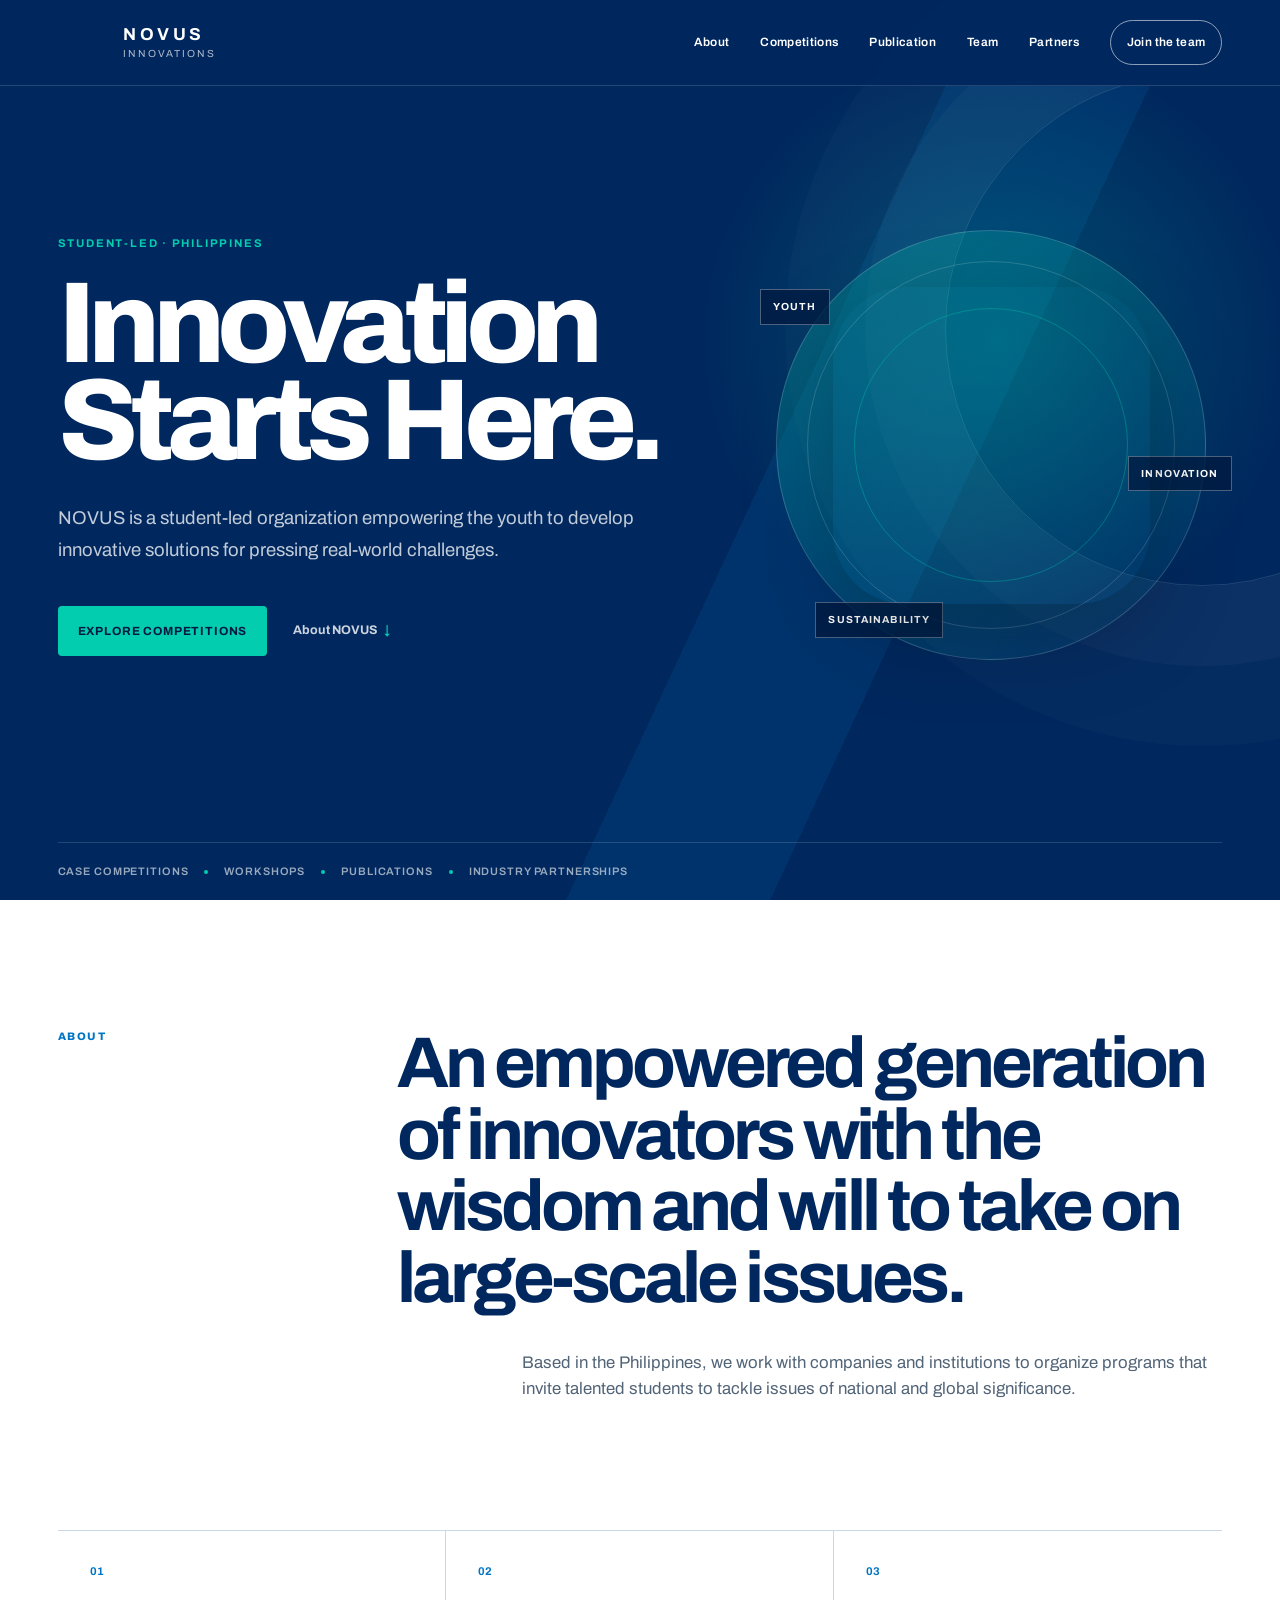
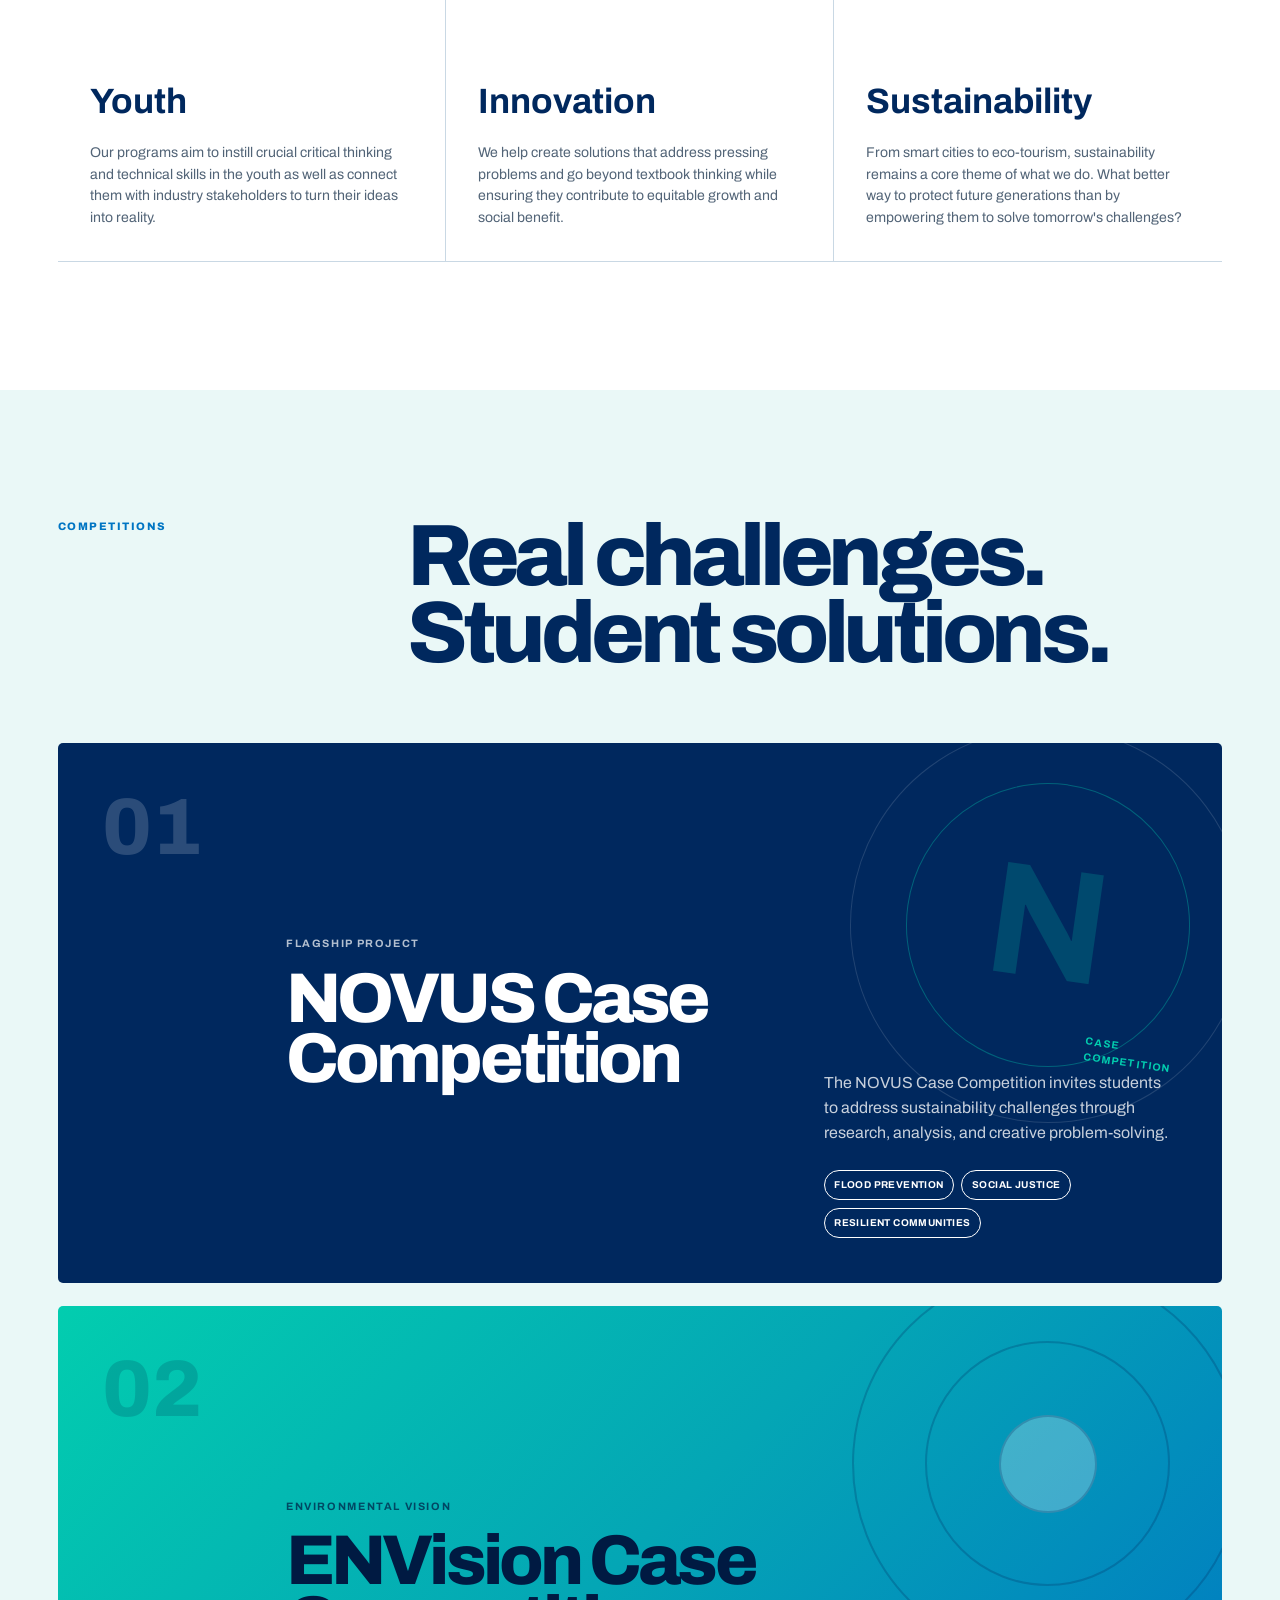
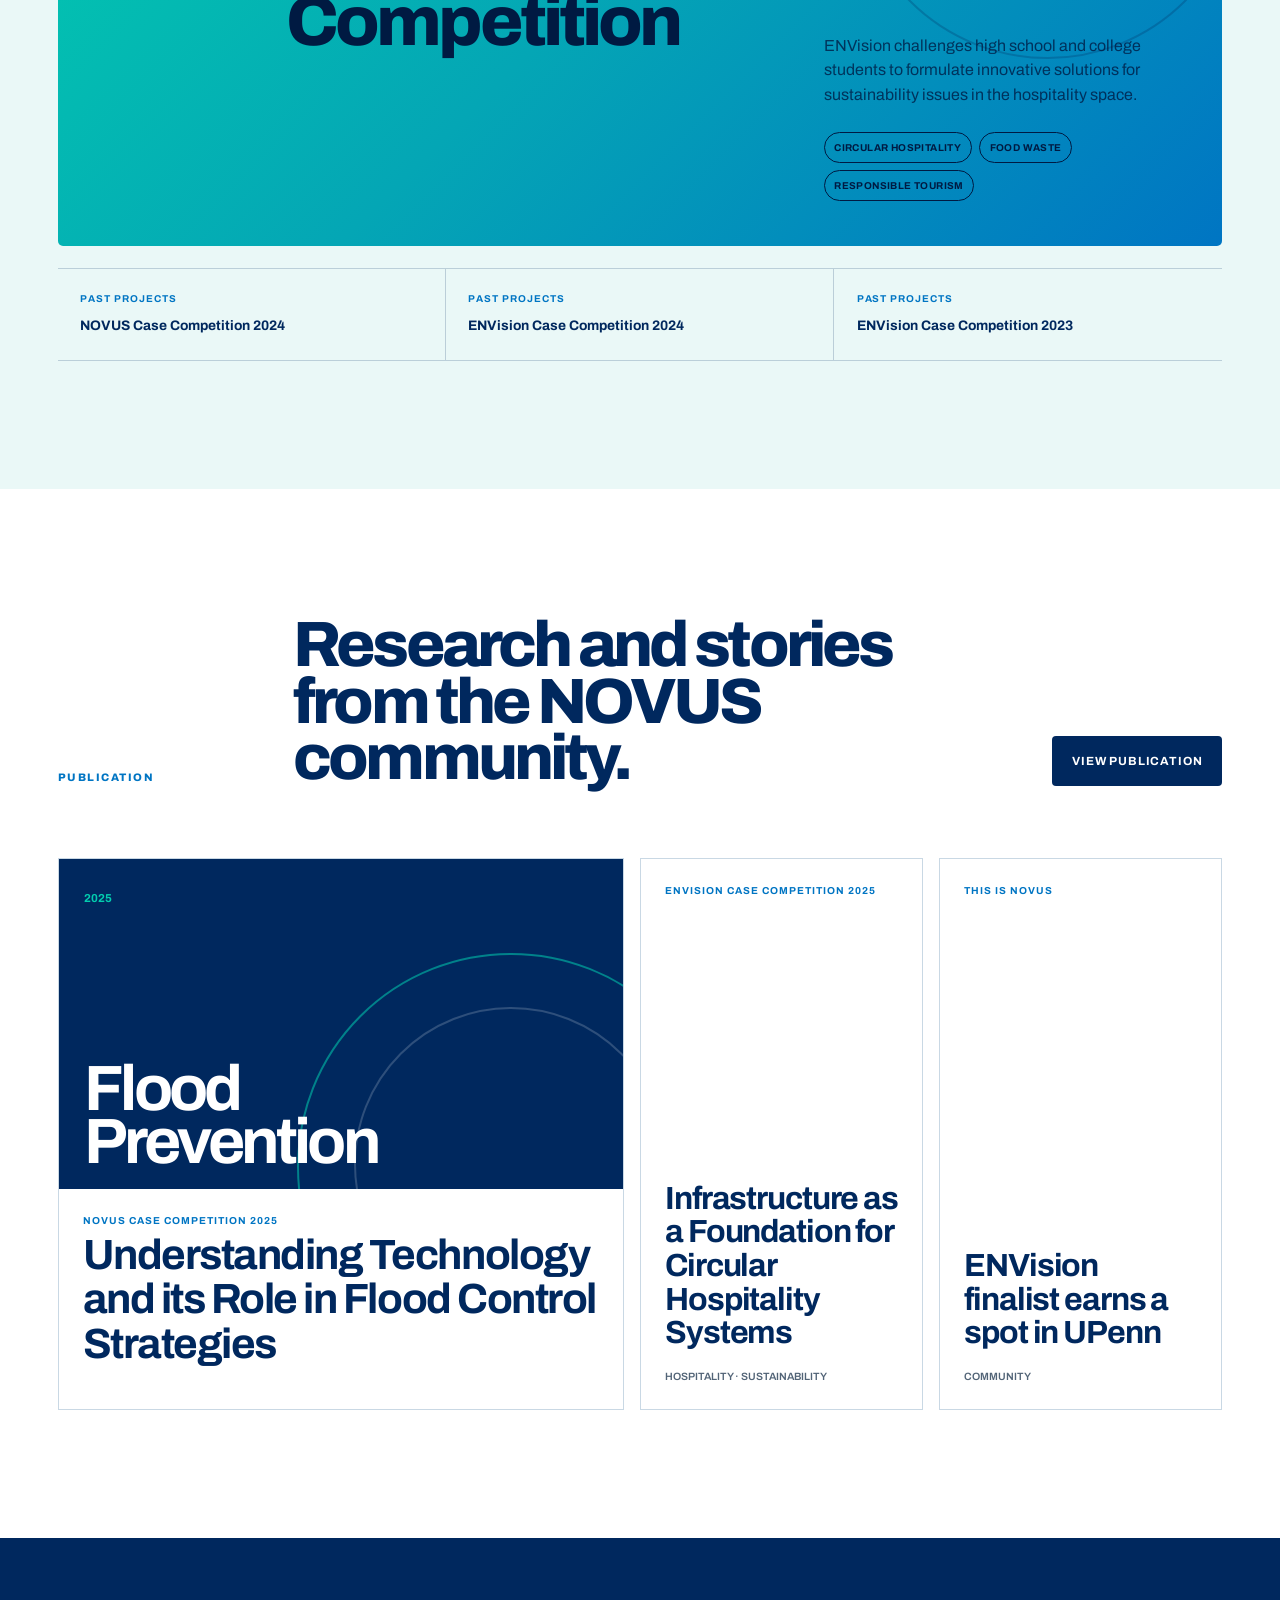
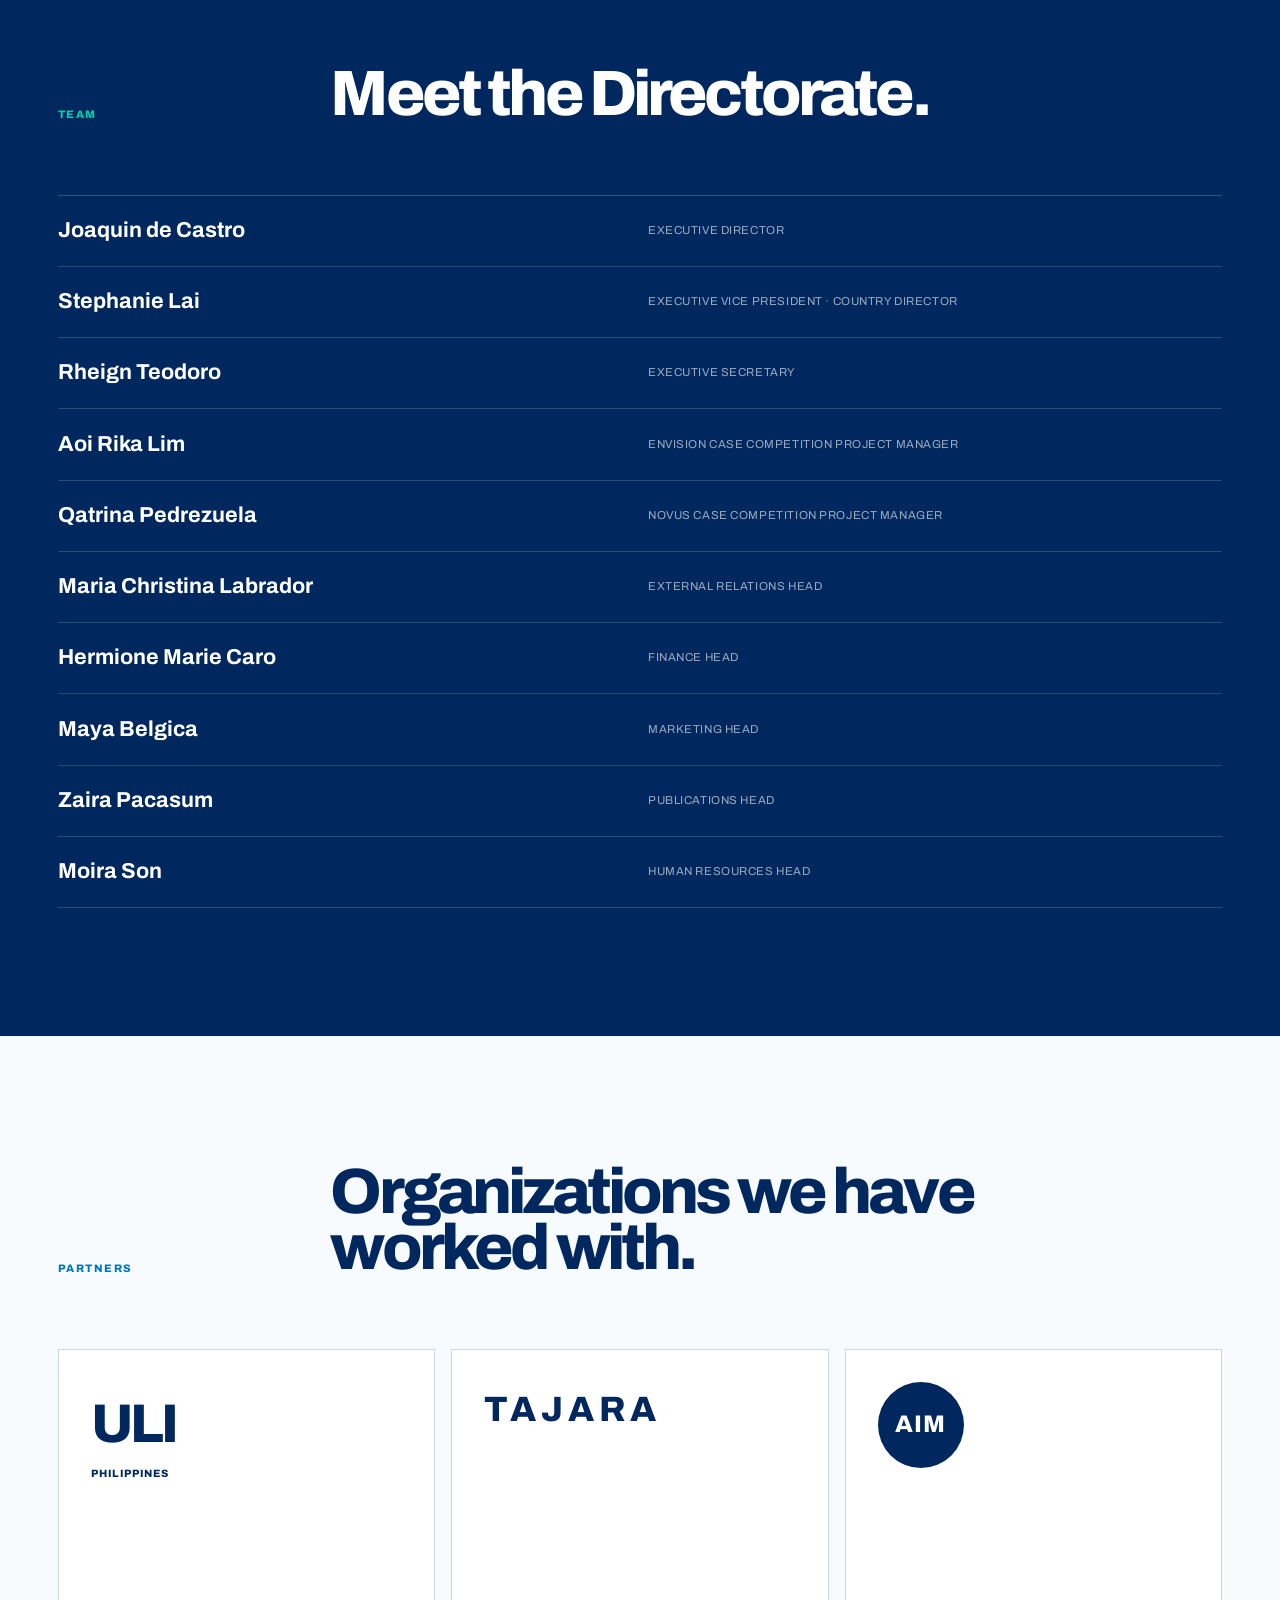
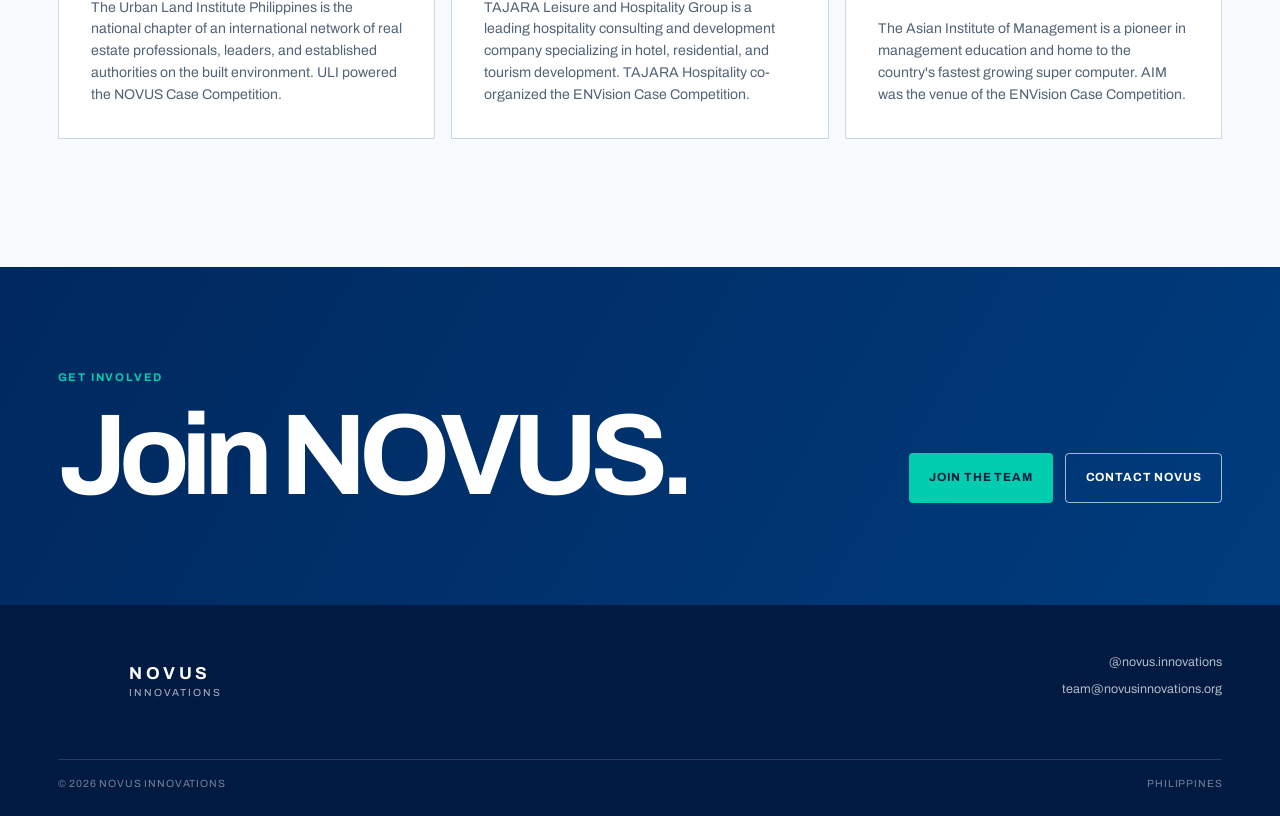
<file: index.html>
<!doctype html>
<html lang="en">
<head>
  <meta charset="utf-8">
  <meta name="viewport" content="width=device-width, initial-scale=1">
  <meta name="theme-color" content="#00285e">
  <meta name="description" content="NOVUS is a student-led organization empowering the youth to develop innovative solutions for pressing real-world challenges.">
  <meta property="og:title" content="NOVUS Innovations">
  <meta property="og:description" content="Innovation Starts Here.">
  <meta property="og:type" content="website">
  <meta property="og:url" content="https://www.novusinnovations.org/">
  <link rel="icon" href="assets/mark.svg" type="image/svg+xml">
  <link rel="preconnect" href="https://fonts.googleapis.com">
  <link rel="preconnect" href="https://fonts.gstatic.com" crossorigin>
  <link href="https://fonts.googleapis.com/css2?family=Archivo:wght@400;500;600;700;800&display=swap" rel="stylesheet">
  <link rel="stylesheet" href="styles.css">
  <title>NOVUS Innovations</title>
</head>
<body>
  <a class="skip-link" href="#main">Skip to content</a>
  <header class="site-header" data-header>
    <a class="identity" href="#top" aria-label="NOVUS Innovations home">
      <img src="assets/mark.svg" width="52" height="52" alt="NOVUS Innovations logo">
      <span><strong>NOVUS</strong><small>Innovations</small></span>
    </a>
    <button class="menu-button" type="button" aria-expanded="false" aria-controls="site-nav" data-menu>Menu</button>
    <nav id="site-nav" data-nav>
      <a href="#about">About</a>
      <a href="#competitions">Competitions</a>
      <a href="publication/">Publication</a>
      <a href="#team">Team</a>
      <a href="#partners">Partners</a>
      <a class="nav-action" href="http://join.novusinnovations.org" target="_blank" rel="noreferrer">Join the team</a>
    </nav>
  </header>

  <main id="main">
    <section class="hero" id="top">
      <div class="hero-copy">
        <p class="overline">Student-led · Philippines</p>
        <h1>Innovation<br>Starts Here.</h1>
        <p class="hero-intro">NOVUS is a student-led organization empowering the youth to develop innovative solutions for pressing real-world challenges.</p>
        <div class="hero-actions">
          <a class="button button-light" href="#competitions">Explore competitions</a>
          <a class="text-link" href="#about">About NOVUS <span>↓</span></a>
        </div>
      </div>
      <div class="hero-emblem" aria-label="NOVUS logo">
        <div class="emblem-frame"><img src="assets/mark.svg" alt="NOVUS Innovations logo"></div>
        <div class="emblem-labels" aria-hidden="true"><span>Youth</span><span>Innovation</span><span>Sustainability</span></div>
      </div>
      <div class="hero-strip" aria-hidden="true"><span>Case competitions</span><i></i><span>Workshops</span><i></i><span>Publications</span><i></i><span>Industry partnerships</span></div>
    </section>

    <section class="about section" id="about">
      <div class="section-label">About</div>
      <div class="about-copy">
        <h2>An empowered generation of innovators with the wisdom and will to take on large-scale issues.</h2>
        <p>Based in the Philippines, we work with companies and institutions to organize programs that invite talented students to tackle issues of national and global significance.</p>
      </div>
      <div class="pillars">
        <article><span>01</span><h3>Youth</h3><p>Our programs aim to instill crucial critical thinking and technical skills in the youth as well as connect them with industry stakeholders to turn their ideas into reality.</p></article>
        <article><span>02</span><h3>Innovation</h3><p>We help create solutions that address pressing problems and go beyond textbook thinking while ensuring they contribute to equitable growth and social benefit.</p></article>
        <article><span>03</span><h3>Sustainability</h3><p>From smart cities to eco-tourism, sustainability remains a core theme of what we do. What better way to protect future generations than by empowering them to solve tomorrow's challenges?</p></article>
      </div>
    </section>

    <section class="competitions section" id="competitions">
      <div class="section-heading"><div class="section-label">Competitions</div><h2>Real challenges.<br>Student solutions.</h2></div>
      <article class="competition-card competition-main">
        <div class="competition-index">01</div>
        <div class="competition-title"><p>Flagship project</p><h3>NOVUS Case Competition</h3></div>
        <div class="competition-copy"><p>The NOVUS Case Competition invites students to address sustainability challenges through research, analysis, and creative problem-solving.</p><div class="topic-list"><span>Flood prevention</span><span>Social justice</span><span>Resilient communities</span></div></div>
        <div class="case-mark" aria-hidden="true"><b>N</b><span>Case<br>Competition</span></div>
      </article>
      <article class="competition-card competition-envision">
        <div class="competition-index">02</div>
        <div class="competition-title"><p>Environmental Vision</p><h3>ENVision Case Competition</h3></div>
        <div class="competition-copy"><p>ENVision challenges high school and college students to formulate innovative solutions for sustainability issues in the hospitality space.</p><div class="topic-list"><span>Circular hospitality</span><span>Food waste</span><span>Responsible tourism</span></div></div>
        <div class="envision-mark" aria-hidden="true"><i></i><i></i><i></i></div>
      </article>
      <div class="archive-row"><div><span>Past projects</span><strong>NOVUS Case Competition 2024</strong></div><div><span>Past projects</span><strong>ENVision Case Competition 2024</strong></div><div><span>Past projects</span><strong>ENVision Case Competition 2023</strong></div></div>
    </section>

    <section class="publication-preview section">
      <div class="section-heading compact"><div class="section-label">Publication</div><h2>Research and stories from the NOVUS community.</h2><a class="button button-navy" href="publication/">View publication</a></div>
      <div class="articles-grid">
        <article class="article-card feature-article"><div class="article-visual flood"><span>2025</span><b>Flood<br>Prevention</b></div><div><small>NOVUS Case Competition 2025</small><h3>Understanding Technology and its Role in Flood Control Strategies</h3></div></article>
        <article class="article-card"><small>ENVision Case Competition 2025</small><h3>Infrastructure as a Foundation for Circular Hospitality Systems</h3><span>Hospitality · Sustainability</span></article>
        <article class="article-card"><small>This is NOVUS</small><h3>ENVision finalist earns a spot in UPenn</h3><span>Community</span></article>
      </div>
    </section>

    <section class="team section" id="team">
      <div class="section-heading compact"><div class="section-label">Team</div><h2>Meet the Directorate.</h2></div>
      <div class="team-list">
        <article><strong>Joaquin de Castro</strong><span>Executive Director</span></article><article><strong>Stephanie Lai</strong><span>Executive Vice President · Country Director</span></article><article><strong>Rheign Teodoro</strong><span>Executive Secretary</span></article><article><strong>Aoi Rika Lim</strong><span>ENVision Case Competition Project Manager</span></article><article><strong>Qatrina Pedrezuela</strong><span>NOVUS Case Competition Project Manager</span></article><article><strong>Maria Christina Labrador</strong><span>External Relations Head</span></article><article><strong>Hermione Marie Caro</strong><span>Finance Head</span></article><article><strong>Maya Belgica</strong><span>Marketing Head</span></article><article><strong>Zaira Pacasum</strong><span>Publications Head</span></article><article><strong>Moira Son</strong><span>Human Resources Head</span></article>
      </div>
    </section>

    <section class="partners section" id="partners">
      <div class="section-heading compact"><div class="section-label">Partners</div><h2>Organizations we have worked with.</h2></div>
      <div class="partner-list">
        <article><div class="partner-wordmark">ULI <small>Philippines</small></div><p>The Urban Land Institute Philippines is the national chapter of an international network of real estate professionals, leaders, and established authorities on the built environment. ULI powered the NOVUS Case Competition.</p></article>
        <article><div class="partner-wordmark tajara">TAJARA</div><p>TAJARA Leisure and Hospitality Group is a leading hospitality consulting and development company specializing in hotel, residential, and tourism development. TAJARA Hospitality co-organized the ENVision Case Competition.</p></article>
        <article><div class="partner-wordmark aim">AIM</div><p>The Asian Institute of Management is a pioneer in management education and home to the country's fastest growing super computer. AIM was the venue of the ENVision Case Competition.</p></article>
      </div>
    </section>

    <section class="join-section"><div><p class="overline">Get involved</p><h2>Join NOVUS.</h2></div><div class="join-links"><a class="button button-light" href="http://join.novusinnovations.org" target="_blank" rel="noreferrer">Join the team</a><a class="button button-outline" href="mailto:team@novusinnovations.org">Contact NOVUS</a></div></section>
  </main>

  <footer><div class="footer-main"><a class="identity footer-identity" href="#top"><img src="assets/mark.svg" width="58" height="58" alt=""><span><strong>NOVUS</strong><small>Innovations</small></span></a><div><a href="https://www.instagram.com/novus.innovations/" target="_blank" rel="noreferrer">@novus.innovations</a><a href="mailto:team@novusinnovations.org">team@novusinnovations.org</a></div></div><div class="footer-bottom"><span>© <span data-year></span> NOVUS Innovations</span><span>Philippines</span></div></footer>
  <script src="script.js"></script>
</body>
</html>
</file>
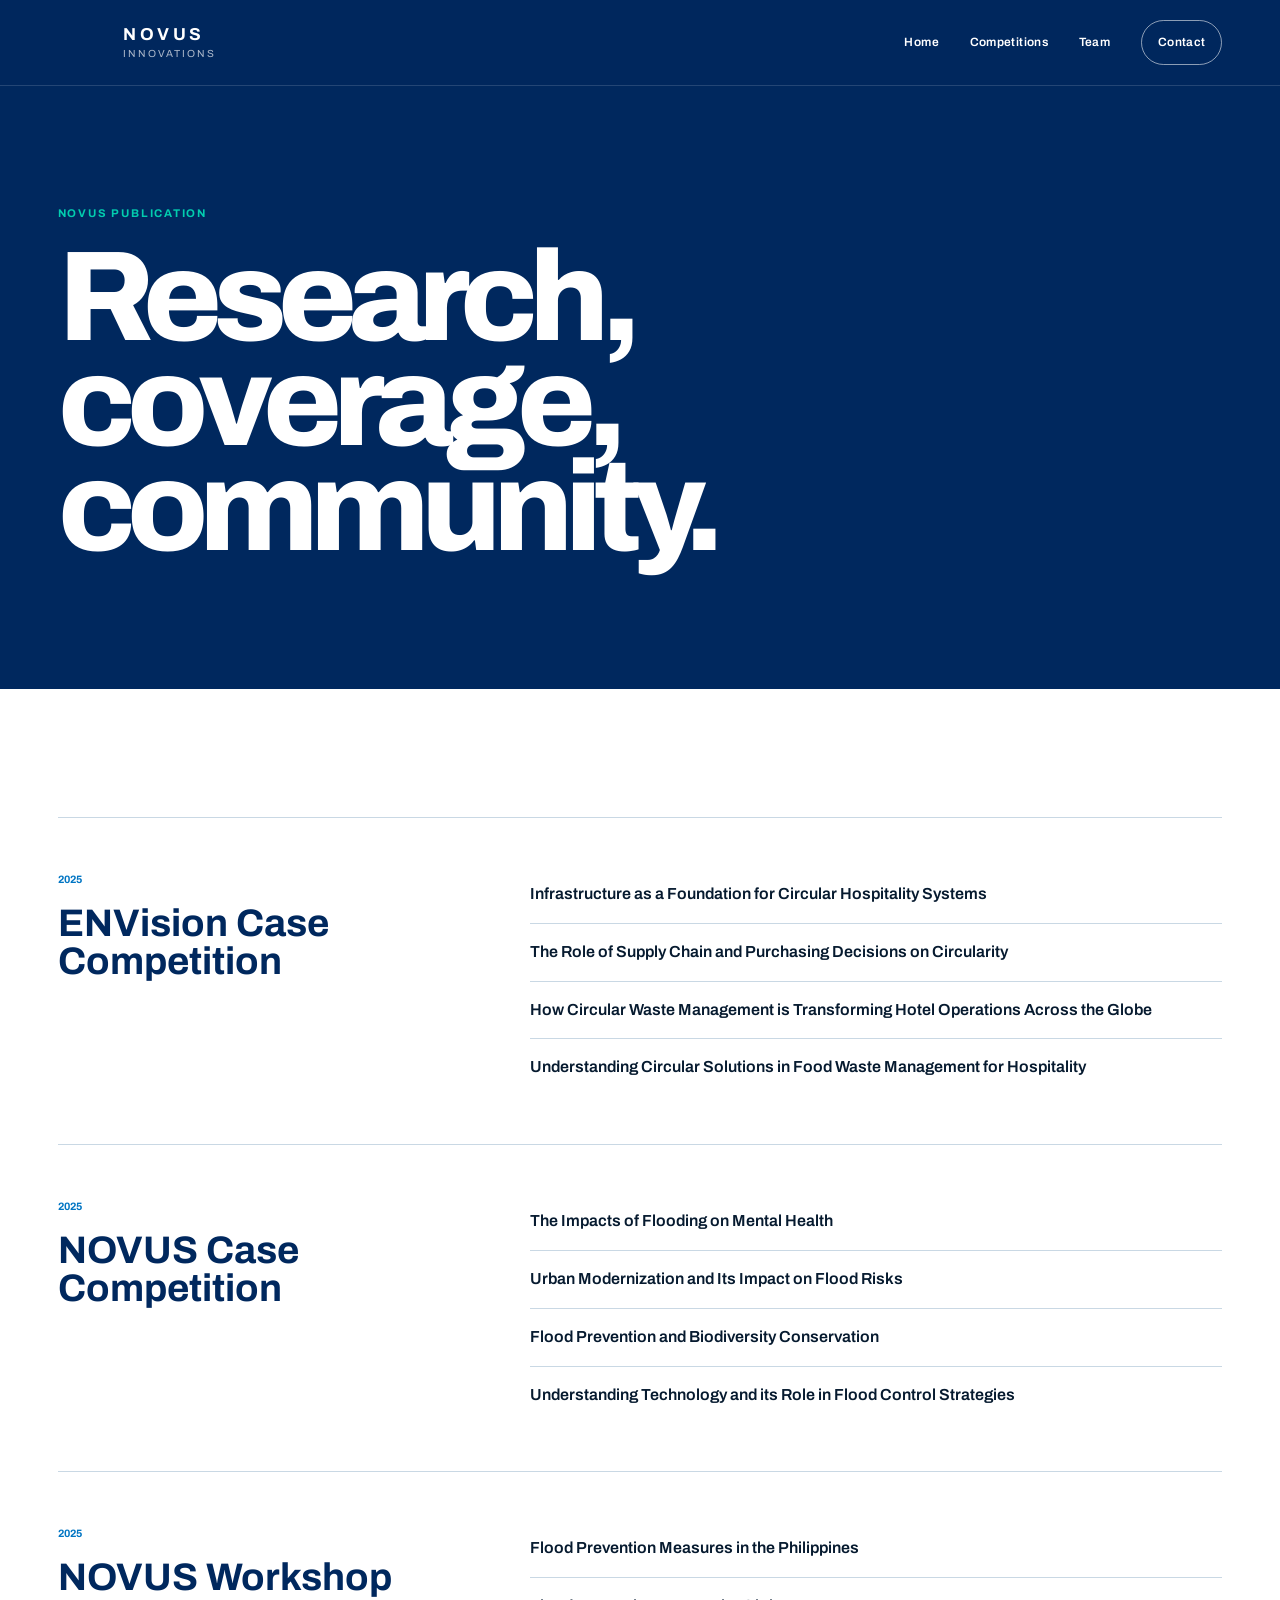
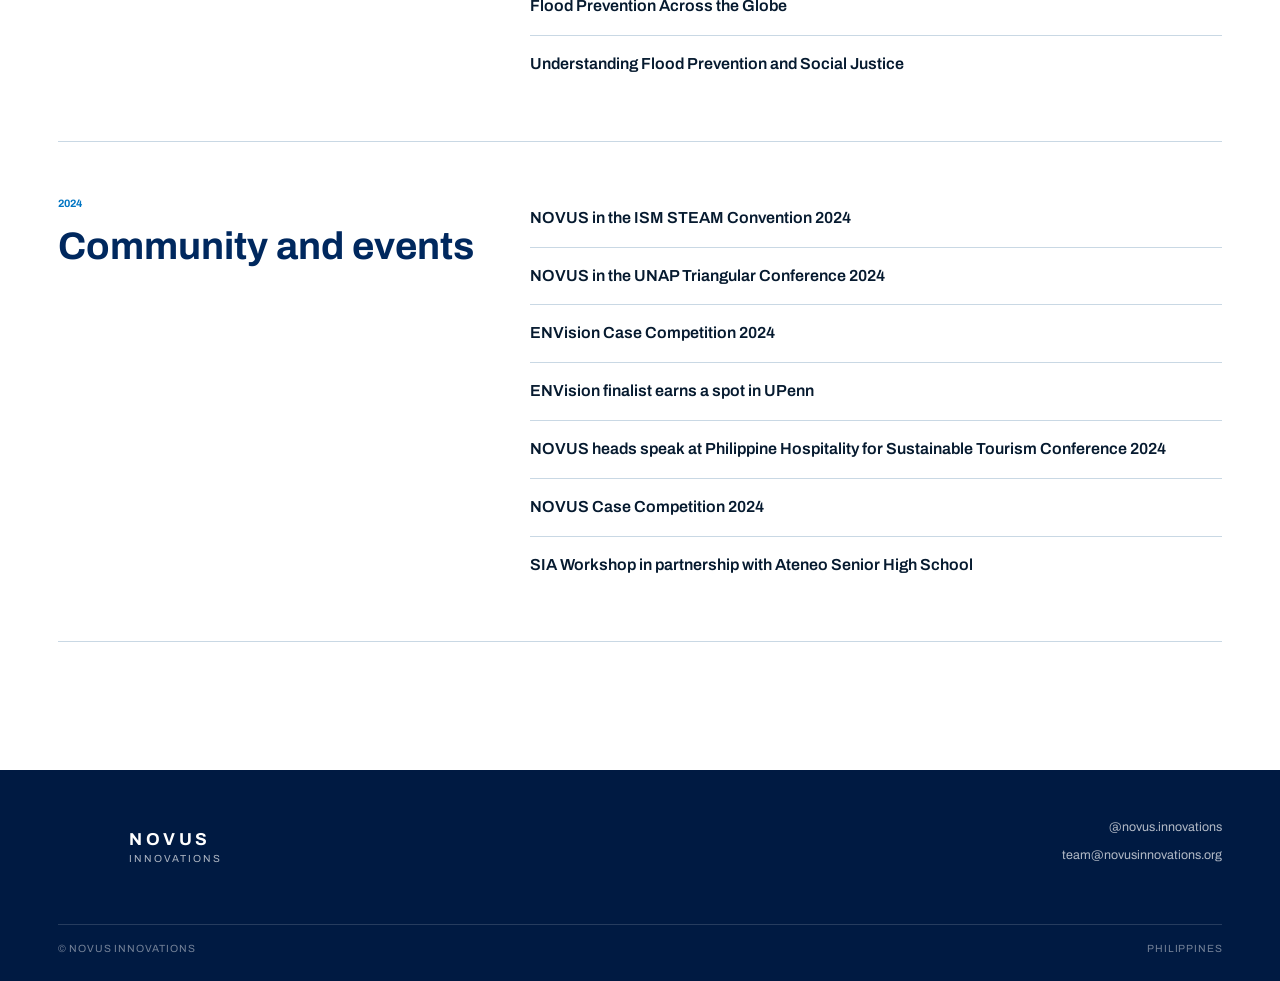
<file: publication/index.html>
<!doctype html><html lang="en"><head><meta charset="utf-8"><meta name="viewport" content="width=device-width,initial-scale=1"><meta name="theme-color" content="#00285e"><meta name="description" content="NOVUS Innovations publication archive."><link rel="icon" href="../assets/mark.svg" type="image/svg+xml"><link rel="preconnect" href="https://fonts.googleapis.com"><link rel="preconnect" href="https://fonts.gstatic.com" crossorigin><link href="https://fonts.googleapis.com/css2?family=Archivo:wght@400;500;600;700;800&display=swap" rel="stylesheet"><link rel="stylesheet" href="../styles.css"><title>Publication — NOVUS Innovations</title></head><body><header class="site-header"><a class="identity" href="../"><img src="../assets/mark.svg" width="52" height="52" alt="NOVUS Innovations logo"><span><strong>NOVUS</strong><small>Innovations</small></span></a><nav class="publication-nav"><a href="../">Home</a><a href="../#competitions">Competitions</a><a href="../#team">Team</a><a class="nav-action" href="mailto:team@novusinnovations.org">Contact</a></nav></header><main><section class="publication-hero"><p class="overline">NOVUS Publication</p><h1>Research,<br>coverage,<br>community.</h1></section><section class="publication-archive section"><div class="archive-group"><div><span>2025</span><h2>ENVision Case Competition</h2></div><ol><li>Infrastructure as a Foundation for Circular Hospitality Systems</li><li>The Role of Supply Chain and Purchasing Decisions on Circularity</li><li>How Circular Waste Management is Transforming Hotel Operations Across the Globe</li><li>Understanding Circular Solutions in Food Waste Management for Hospitality</li></ol></div><div class="archive-group"><div><span>2025</span><h2>NOVUS Case Competition</h2></div><ol><li>The Impacts of Flooding on Mental Health</li><li>Urban Modernization and Its Impact on Flood Risks</li><li>Flood Prevention and Biodiversity Conservation</li><li>Understanding Technology and its Role in Flood Control Strategies</li></ol></div><div class="archive-group"><div><span>2025</span><h2>NOVUS Workshop</h2></div><ol><li>Flood Prevention Measures in the Philippines</li><li>Flood Prevention Across the Globe</li><li>Understanding Flood Prevention and Social Justice</li></ol></div><div class="archive-group"><div><span>2024</span><h2>Community and events</h2></div><ol><li>NOVUS in the ISM STEAM Convention 2024</li><li>NOVUS in the UNAP Triangular Conference 2024</li><li>ENVision Case Competition 2024</li><li>ENVision finalist earns a spot in UPenn</li><li>NOVUS heads speak at Philippine Hospitality for Sustainable Tourism Conference 2024</li><li>NOVUS Case Competition 2024</li><li>SIA Workshop in partnership with Ateneo Senior High School</li></ol></div></section></main><footer><div class="footer-main"><a class="identity footer-identity" href="../"><img src="../assets/mark.svg" width="58" height="58" alt=""><span><strong>NOVUS</strong><small>Innovations</small></span></a><div><a href="https://www.instagram.com/novus.innovations/">@novus.innovations</a><a href="mailto:team@novusinnovations.org">team@novusinnovations.org</a></div></div><div class="footer-bottom"><span>© NOVUS Innovations</span><span>Philippines</span></div></footer><style>.publication-hero{padding:clamp(10rem,16vw,14rem) var(--pad) clamp(5rem,10vw,9rem);background:var(--navy);color:#fff}.publication-hero h1{margin:0;font-size:clamp(4.2rem,10vw,10rem);font-weight:800;line-height:.82;letter-spacing:-.07em}.publication-archive{background:#fff}.archive-group{display:grid;grid-template-columns:.38fr .62fr;gap:3rem;padding:3rem 0;border-top:1px solid var(--line)}.archive-group:last-child{border-bottom:1px solid var(--line)}.archive-group span{font-size:.67rem;font-weight:700;color:var(--blue)}.archive-group h2{max-width:480px;margin:.8rem 0 0;font-size:clamp(2rem,3vw,3.2rem);line-height:1;color:var(--navy)}.archive-group ol{margin:0;padding:0;list-style:none}.archive-group li{padding:1rem 0;border-bottom:1px solid var(--line);font-weight:600;color:var(--ink)}.archive-group li:last-child{border-bottom:0}@media(max-width:760px){.publication-nav a:not(.nav-action){display:none}.archive-group{grid-template-columns:1fr;gap:1.5rem}}</style></body></html>
</file>
<file: styles.css>
:root{--navy:#00285e;--deep:#001a42;--teal:#02cdaf;--blue:#0075c3;--cyan:#04a6b5;--ice:#eaf8f7;--white:#fff;--ink:#061a2f;--muted:#526477;--line:#c9d8e4;--page:#f7fbfd;--font:"Archivo",Arial,sans-serif;--pad:clamp(1.25rem,4.5vw,5.25rem)}*{box-sizing:border-box}html{scroll-behavior:smooth}body{margin:0;background:var(--page);color:var(--ink);font-family:var(--font);line-height:1.55;overflow-x:hidden}a{color:inherit;text-decoration:none}img{display:block;max-width:100%}button{font:inherit}::selection{background:var(--teal);color:var(--deep)}.skip-link{position:fixed;z-index:1000;left:1rem;top:1rem;background:#fff;color:var(--navy);padding:.75rem 1rem;transform:translateY(-170%)}.skip-link:focus{transform:none}.site-header{position:fixed;z-index:100;top:0;left:0;right:0;height:86px;padding:0 var(--pad);display:flex;align-items:center;justify-content:space-between;background:rgba(0,40,94,.94);border-bottom:1px solid rgba(255,255,255,.14);backdrop-filter:blur(14px);color:#fff}.identity{display:flex;align-items:center;gap:.85rem}.identity img{width:52px;height:52px;border-radius:11px}.identity span{display:flex;flex-direction:column;line-height:1}.identity strong{font-size:1.08rem;letter-spacing:.2em}.identity small{margin-top:.35rem;font-size:.64rem;letter-spacing:.18em;text-transform:uppercase;color:rgba(255,255,255,.67)}.site-header nav{display:flex;align-items:center;gap:clamp(1rem,2.4vw,2rem)}.site-header nav>a{font-size:.75rem;font-weight:600;letter-spacing:.03em}.site-header nav>a:hover{color:var(--teal)}.nav-action{padding:.76rem 1rem;border:1px solid rgba(255,255,255,.55);border-radius:999px}.nav-action:hover{background:var(--teal);border-color:var(--teal);color:var(--navy)!important}.menu-button{display:none;background:none;border:1px solid rgba(255,255,255,.4);border-radius:999px;color:#fff;padding:.6rem .9rem;font-size:.72rem;font-weight:700;text-transform:uppercase;letter-spacing:.08em}.hero{position:relative;min-height:100vh;padding:clamp(8.7rem,14vw,11rem) var(--pad) 0;background:var(--navy);color:#fff;display:grid;grid-template-columns:minmax(0,1.15fr) minmax(340px,.85fr);gap:clamp(2rem,6vw,7rem);align-items:center;overflow:hidden}.hero:before{content:"";position:absolute;inset:0;background:radial-gradient(circle at 78% 38%,rgba(2,205,175,.23),transparent 26%),linear-gradient(115deg,transparent 58%,rgba(0,117,195,.14) 58% 70%,transparent 70%)}.hero:after{content:"";position:absolute;width:40vw;height:40vw;min-width:480px;min-height:480px;border:1px solid rgba(255,255,255,.13);border-radius:50%;right:-14vw;top:8%;box-shadow:0 0 0 80px rgba(255,255,255,.025),0 0 0 160px rgba(255,255,255,.018)}.hero-copy,.hero-emblem,.hero-strip{position:relative;z-index:2}.overline{margin:0 0 1.5rem;font-size:.7rem;font-weight:700;letter-spacing:.16em;text-transform:uppercase;color:var(--teal)}.hero h1{margin:0;font-size:clamp(4.2rem,9vw,9.2rem);font-weight:800;line-height:.84;letter-spacing:-.065em}.hero-intro{max-width:680px;margin:2.1rem 0 0;font-size:clamp(1rem,1.45vw,1.3rem);line-height:1.7;color:rgba(255,255,255,.76)}.hero-actions{display:flex;align-items:center;gap:1.6rem;margin-top:2.5rem}.button{display:inline-flex;align-items:center;justify-content:center;min-height:50px;padding:.85rem 1.25rem;border-radius:4px;font-size:.74rem;font-weight:700;letter-spacing:.07em;text-transform:uppercase;transition:.2s}.button:hover{transform:translateY(-2px)}.button-light{background:var(--teal);color:var(--deep)}.button-light:hover{background:#fff}.button-navy{background:var(--navy);color:#fff}.button-navy:hover{background:var(--blue)}.button-outline{border:1px solid rgba(255,255,255,.65);color:#fff}.button-outline:hover{background:#fff;color:var(--navy)}.text-link{font-size:.78rem;font-weight:700;color:rgba(255,255,255,.8)}.text-link span{margin-left:.35rem;color:var(--teal)}.hero-emblem{display:grid;place-items:center;min-height:520px}.emblem-frame{position:relative;width:min(34vw,430px);aspect-ratio:1;border-radius:50%;padding:12%;background:linear-gradient(140deg,rgba(2,205,175,.28),rgba(0,117,195,.1));border:1px solid rgba(255,255,255,.18)}.emblem-frame:before,.emblem-frame:after{content:"";position:absolute;inset:7%;border:1px solid rgba(255,255,255,.16);border-radius:50%}.emblem-frame:after{inset:18%;border-color:rgba(2,205,175,.34)}.emblem-frame img{position:relative;z-index:2;width:100%;height:100%;object-fit:cover;border-radius:23%;box-shadow:0 30px 90px rgba(0,0,0,.23)}.emblem-labels{position:absolute;inset:0;pointer-events:none}.emblem-labels span{position:absolute;padding:.55rem .75rem;border:1px solid rgba(255,255,255,.3);background:rgba(0,26,66,.78);font-size:.64rem;font-weight:700;letter-spacing:.11em;text-transform:uppercase}.emblem-labels span:nth-child(1){left:0;top:20%}.emblem-labels span:nth-child(2){right:-2%;top:52%}.emblem-labels span:nth-child(3){left:12%;bottom:13%}.hero-strip{grid-column:1/-1;align-self:end;margin-top:2rem;display:flex;align-items:center;gap:1rem;padding:1.25rem 0;border-top:1px solid rgba(255,255,255,.14);color:rgba(255,255,255,.6);font-size:.68rem;font-weight:600;letter-spacing:.08em;text-transform:uppercase;white-space:nowrap;overflow:hidden}.hero-strip i{width:4px;height:4px;border-radius:50%;background:var(--teal);flex:0 0 auto}.section{padding:clamp(5.5rem,10vw,10rem) var(--pad)}.section-label{font-size:.68rem;font-weight:800;letter-spacing:.14em;text-transform:uppercase;color:var(--blue)}.about{display:grid;grid-template-columns:.25fr .75fr;gap:clamp(2rem,5vw,7rem);background:#fff}.about-copy h2{max-width:1050px;margin:0;font-size:clamp(2.8rem,5.6vw,6rem);font-weight:700;line-height:1;letter-spacing:-.055em;color:var(--navy)}.about-copy>p{max-width:700px;margin:2.2rem 0 0 auto;color:var(--muted);font-size:1.05rem}.pillars{grid-column:1/-1;display:grid;grid-template-columns:repeat(3,1fr);margin-top:4rem;border-top:1px solid var(--line);border-bottom:1px solid var(--line)}.pillars article{min-height:330px;padding:2rem;border-right:1px solid var(--line);display:flex;flex-direction:column}.pillars article:last-child{border-right:0}.pillars article>span{font-size:.7rem;font-weight:700;color:var(--blue)}.pillars h3{margin:auto 0 .8rem;font-size:2.2rem;color:var(--navy)}.pillars p{margin:0;color:var(--muted);font-size:.88rem}.competitions{background:var(--ice)}.section-heading{display:grid;grid-template-columns:.28fr .72fr;gap:2rem;align-items:start;margin-bottom:4.5rem}.section-heading h2{margin:0;font-size:clamp(3.2rem,6.8vw,7.4rem);font-weight:800;line-height:.88;letter-spacing:-.06em;color:var(--navy)}.section-heading.compact{grid-template-columns:.28fr 1fr auto;align-items:end}.section-heading.compact h2{font-size:clamp(2.8rem,5vw,5.4rem)}.competition-card{position:relative;min-height:540px;margin-bottom:1.4rem;padding:clamp(1.5rem,3.5vw,3.5rem);display:grid;grid-template-columns:.15fr .5fr .35fr;gap:2rem;overflow:hidden;border-radius:5px}.competition-main{background:var(--navy);color:#fff}.competition-envision{background:linear-gradient(135deg,#02cdaf,#04a6b5 48%,#0075c3);color:var(--deep)}.competition-index{font-size:5rem;font-weight:800;line-height:1;opacity:.17}.competition-title{align-self:center;position:relative;z-index:2}.competition-title p{margin:0 0 1rem;font-size:.67rem;font-weight:700;letter-spacing:.15em;text-transform:uppercase;opacity:.7}.competition-title h3{max-width:660px;margin:0;font-size:clamp(3rem,5.5vw,6.5rem);font-weight:800;line-height:.86;letter-spacing:-.055em}.competition-copy{align-self:end;position:relative;z-index:2}.competition-copy>p{margin:0;opacity:.78;font-size:1rem}.topic-list{display:flex;flex-wrap:wrap;gap:.45rem;margin-top:1.5rem}.topic-list span{padding:.42rem .6rem;border:1px solid currentColor;border-radius:999px;font-size:.62rem;font-weight:700;letter-spacing:.04em;text-transform:uppercase}.case-mark{position:absolute;right:-2%;top:-3%;width:34%;aspect-ratio:1;border:1px solid rgba(255,255,255,.13);border-radius:50%;display:grid;place-items:center;transform:rotate(8deg)}.case-mark:before{content:"";position:absolute;inset:14%;border:1px solid rgba(2,205,175,.35);border-radius:50%}.case-mark b{font-size:10rem;color:rgba(2,205,175,.2)}.case-mark span{position:absolute;right:14%;bottom:16%;font-size:.65rem;font-weight:700;letter-spacing:.12em;text-transform:uppercase;color:var(--teal)}.envision-mark{position:absolute;right:-6%;top:-16%;width:42%;aspect-ratio:1}.envision-mark i{position:absolute;inset:10%;border:2px solid rgba(0,40,94,.25);border-radius:50%}.envision-mark i:nth-child(2){inset:25%}.envision-mark i:nth-child(3){inset:40%;background:rgba(255,255,255,.25)}.archive-row{display:grid;grid-template-columns:repeat(3,1fr);border-top:1px solid rgba(0,40,94,.2);border-bottom:1px solid rgba(0,40,94,.2)}.archive-row div{padding:1.4rem;border-right:1px solid rgba(0,40,94,.2)}.archive-row div:last-child{border-right:0}.archive-row span{display:block;margin-bottom:.4rem;font-size:.62rem;font-weight:700;letter-spacing:.1em;text-transform:uppercase;color:var(--blue)}.archive-row strong{font-size:.86rem;color:var(--navy)}.publication-preview{background:#fff}.articles-grid{display:grid;grid-template-columns:1.5fr .75fr .75fr;gap:1rem}.article-card{min-height:430px;padding:1.5rem;border:1px solid var(--line);display:flex;flex-direction:column;background:#fff;transition:.2s}.article-card:hover{border-color:var(--blue);transform:translateY(-3px)}.article-card small{font-size:.63rem;font-weight:700;letter-spacing:.1em;text-transform:uppercase;color:var(--blue)}.article-card h3{margin:auto 0 1.2rem;font-size:clamp(1.6rem,2.5vw,2.7rem);line-height:1.05;letter-spacing:-.035em;color:var(--navy)}.article-card>span{font-size:.66rem;font-weight:600;text-transform:uppercase;color:var(--muted)}.feature-article{padding:0;display:grid;grid-template-rows:1.2fr .8fr}.feature-article>div:last-child{padding:1.5rem;display:flex;flex-direction:column}.feature-article h3{font-size:clamp(2rem,3.3vw,3.5rem)}.article-visual{position:relative;min-height:330px;padding:1.6rem;background:var(--navy);color:#fff;overflow:hidden}.article-visual:before,.article-visual:after{content:"";position:absolute;width:75%;aspect-ratio:1;border:2px solid rgba(2,205,175,.55);border-radius:50%;right:-18%;bottom:-58%}.article-visual:after{width:55%;right:-8%;bottom:-40%;border-color:rgba(255,255,255,.18)}.article-visual span{font-size:.72rem;font-weight:700;color:var(--teal)}.article-visual b{position:absolute;left:1.6rem;bottom:1.3rem;font-size:clamp(3rem,5vw,6rem);line-height:.83;letter-spacing:-.06em}.team{background:var(--navy);color:#fff}.team .section-label{color:var(--teal)}.team .section-heading h2{color:#fff}.team-list{border-top:1px solid rgba(255,255,255,.2)}.team-list article{display:grid;grid-template-columns:1fr 1fr;gap:1rem;padding:1.15rem 0;border-bottom:1px solid rgba(255,255,255,.16);align-items:center}.team-list strong{font-size:clamp(1rem,1.7vw,1.35rem)}.team-list span{font-size:.72rem;letter-spacing:.05em;text-transform:uppercase;color:rgba(255,255,255,.6)}.partners{background:var(--page)}.partner-list{display:grid;grid-template-columns:repeat(3,1fr);gap:1rem}.partner-list article{min-height:390px;padding:2rem;border:1px solid var(--line);display:flex;flex-direction:column;background:#fff}.partner-wordmark{font-size:3.4rem;font-weight:800;letter-spacing:-.06em;color:var(--navy)}.partner-wordmark small{display:block;font-size:.66rem;letter-spacing:.1em;text-transform:uppercase}.partner-wordmark.tajara{font-size:2.2rem;letter-spacing:.14em}.partner-wordmark.aim{width:86px;height:86px;border-radius:50%;display:grid;place-items:center;background:var(--navy);color:#fff;font-size:1.5rem;letter-spacing:.04em}.partner-list p{margin:auto 0 0;color:var(--muted);font-size:.88rem}.join-section{padding:clamp(4rem,8vw,8rem) var(--pad);background:linear-gradient(120deg,var(--navy),#003c7d);color:#fff;display:flex;align-items:end;justify-content:space-between;gap:2rem}.join-section h2{margin:0;font-size:clamp(4rem,9vw,9rem);line-height:.8;letter-spacing:-.07em}.join-links{display:flex;gap:.75rem;flex-wrap:wrap;justify-content:flex-end}footer{padding:3rem var(--pad) 1.5rem;background:var(--deep);color:#fff}.footer-main{display:flex;justify-content:space-between;align-items:flex-start;padding-bottom:3rem}.footer-identity img{width:58px;height:58px}.footer-main>div{display:flex;flex-direction:column;align-items:flex-end;gap:.5rem;font-size:.78rem;color:rgba(255,255,255,.7)}.footer-main>div a:hover{color:var(--teal)}.footer-bottom{display:flex;justify-content:space-between;padding-top:1rem;border-top:1px solid rgba(255,255,255,.15);font-size:.65rem;letter-spacing:.08em;text-transform:uppercase;color:rgba(255,255,255,.45)}@media(max-width:1000px){.site-header nav{position:fixed;inset:86px 0 auto;background:var(--deep);padding:1.5rem var(--pad) 2rem;display:none;flex-direction:column;align-items:flex-start;border-top:1px solid rgba(255,255,255,.1)}.site-header nav.open{display:flex}.menu-button{display:block}.hero{grid-template-columns:1fr;padding-top:10rem}.hero-emblem{min-height:430px}.emblem-frame{width:min(64vw,430px)}.about{grid-template-columns:1fr}.pillars{grid-column:1}.section-heading,.section-heading.compact{grid-template-columns:1fr}.section-heading.compact .button{justify-self:start}.competition-card{grid-template-columns:.16fr .84fr}.competition-copy{grid-column:2}.case-mark,.envision-mark{width:48%;opacity:.65}.articles-grid{grid-template-columns:1fr 1fr}.feature-article{grid-column:1/-1}.partner-list{grid-template-columns:1fr}}@media(max-width:700px){.site-header{height:76px}.identity img{width:44px;height:44px}.identity strong{font-size:.9rem}.site-header nav{inset:76px 0 auto}.hero{padding-top:8.5rem}.hero h1{font-size:clamp(3.7rem,18vw,6rem)}.hero-actions{align-items:flex-start;flex-direction:column}.hero-emblem{min-height:340px}.emblem-frame{width:min(78vw,330px)}.emblem-labels span:nth-child(2){right:0}.hero-strip{gap:.7rem}.about-copy h2{font-size:clamp(2.6rem,12vw,4rem)}.pillars{grid-template-columns:1fr}.pillars article{min-height:260px;border-right:0;border-bottom:1px solid var(--line)}.pillars article:last-child{border-bottom:0}.competition-card{min-height:620px;grid-template-columns:1fr;padding:1.4rem}.competition-index{font-size:3rem}.competition-copy{grid-column:1}.competition-title h3{font-size:clamp(3rem,14vw,5rem)}.case-mark,.envision-mark{width:78%;right:-26%;top:-8%}.archive-row{grid-template-columns:1fr}.archive-row div{border-right:0;border-bottom:1px solid rgba(0,40,94,.2)}.archive-row div:last-child{border-bottom:0}.articles-grid{grid-template-columns:1fr}.feature-article{grid-column:auto;min-height:600px}.article-card{min-height:330px}.team-list article{grid-template-columns:1fr}.team-list span{font-size:.65rem}.join-section{align-items:flex-start;flex-direction:column}.join-links{justify-content:flex-start}.footer-main{gap:2rem;flex-direction:column}.footer-main>div{align-items:flex-start}.footer-bottom{gap:1rem;flex-direction:column}}@media(prefers-reduced-motion:reduce){html{scroll-behavior:auto}.button,.article-card{transition:none}}
</file>
